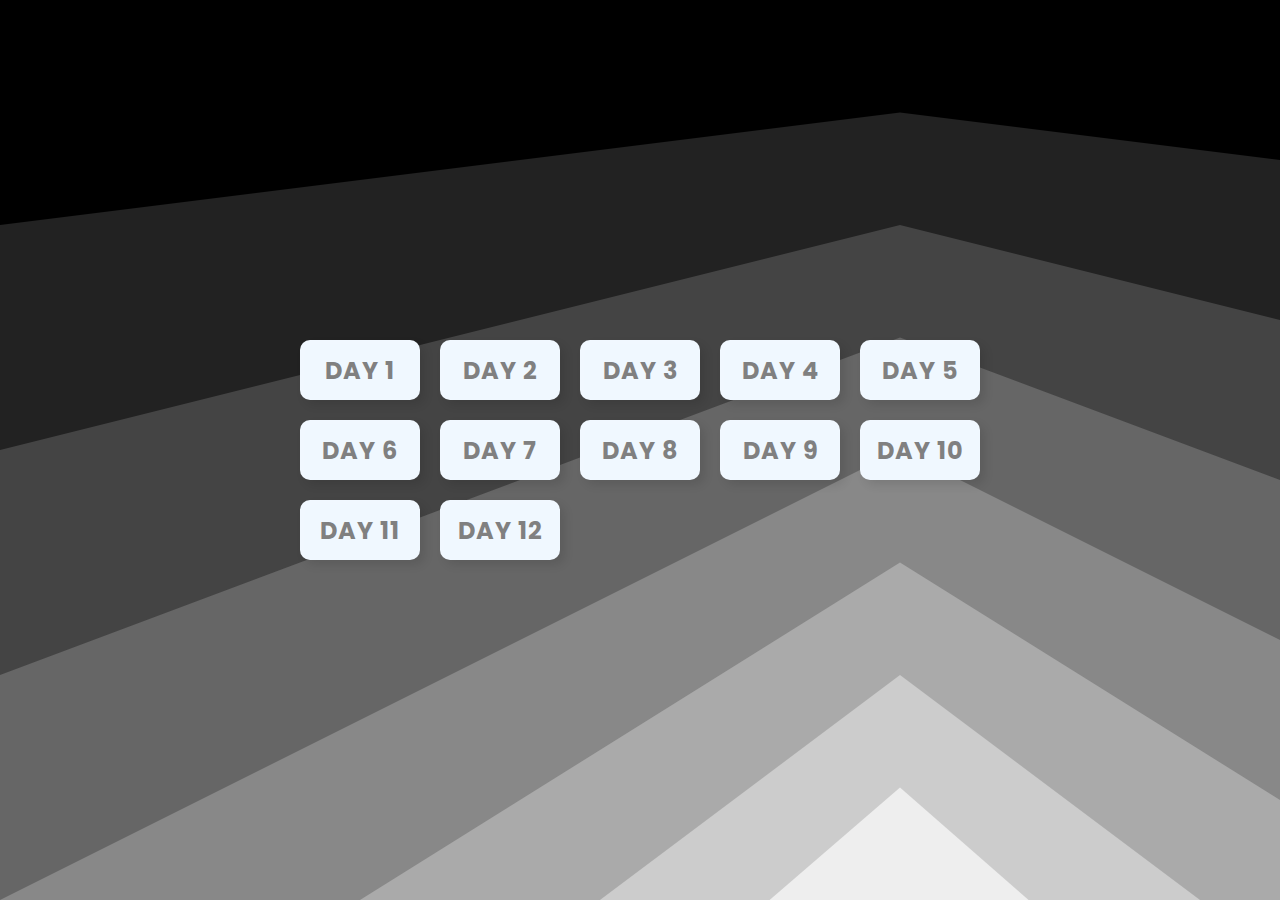
<file: index.html>
<!DOCTYPE html>
<html lang="en">
<head>
    <meta charset="UTF-8">
    <meta http-equiv="X-UA-Compatible" content="IE=edge">
    <meta name="viewport" content="width=device-width, initial-scale=1.0">

    <!-- Poppins Font -->
    <link rel="preconnect" href="https://fonts.gstatic.com">
    <link href="https://fonts.googleapis.com/css2?family=Poppins:wght@200;400&display=swap" rel="stylesheet">

    <!-- Font Awesome Icons -->
    <link rel="stylesheet" href="https://stackpath.bootstrapcdn.com/font-awesome/4.7.0/css/font-awesome.min.css" 
    integrity="sha384-wvfXpqpZZVQGK6TAh5PVlGOfQNHSoD2xbE+QkPxCAFlNEevoEH3Sl0sibVcOQVnN" 
    crossorigin="anonymous">

    <link rel="icon" href="/favicon.ico">
    <!-- <link rel="shortcut icon" href="favicon.ico" type="image/x-icon"> -->
    <title>Assignment Navigation</title>
    <style>
        *{
    padding: 0;
    margin: 0;
    box-sizing: border-box;
}


body{
    font-family: 'Poppins', sans-serif;
    background-color: #000000;
    background-image: url("data:image/svg+xml,%3Csvg xmlns='http://www.w3.org/2000/svg' width='100%25' height='100%25' viewBox='0 0 1600 800'%3E%3Cg %3E%3Cpolygon fill='%23222222' points='800 100 0 200 0 800 1600 800 1600 200'/%3E%3Cpolygon fill='%23444444' points='800 200 0 400 0 800 1600 800 1600 400'/%3E%3Cpolygon fill='%23666666' points='800 300 0 600 0 800 1600 800 1600 600'/%3E%3Cpolygon fill='%23888888' points='1600 800 800 400 0 800'/%3E%3Cpolygon fill='%23aaaaaa' points='1280 800 800 500 320 800'/%3E%3Cpolygon fill='%23cccccc' points='533.3 800 1066.7 800 800 600'/%3E%3Cpolygon fill='%23EEE' points='684.1 800 914.3 800 800 700'/%3E%3C/g%3E%3C/svg%3E");
    background-attachment: fixed;
    background-size: cover;
    display: flex;
    justify-content: center;
    align-items: center;
    height: 100vh;
}

.content{
    display: grid;
    grid-template-columns: 1fr 1fr 1fr 1fr 1fr;
}

.card{
    height: 60px;
    width: 120px;
    background: aliceblue;
    display: flex;
    justify-content: center;
    align-items: center;
    border-radius: 10px;
    box-shadow: 5px 5px 10px rgba(0,0,0,0.1), 5px 5px 10px rgba(255,255,255,0.1) inset;
    margin: 10px;
    user-select: none;
}

.card a{
    text-decoration: none;
    font-weight: bold;
    letter-spacing: 1px;
    font-size: 1.5rem;
    color: grey; 
    cursor: pointer;
}

@media(max-width: 640px) {
    .content{
        display: grid;
        grid-template-columns: 1fr 1fr;
    }
}
    </style>
</head>
<body>
    <section class="content">
        <div class="card">
            <a href="./Day 1/">DAY 1</a>
        </div>
        <div class="card">
            <a href="./Day 2/">DAY 2</a>
        </div>
        <div class="card">
            <a href="./Day 3/">DAY 3</a>
        </div>
        <div class="card">
            <a href="./Day 4/">DAY 4</a>
        </div>
        <div class="card">
            <a href="./Day 5/">DAY 5</a>
        </div>
        <div class="card">
            <a href="./Day 6/README.md">DAY 6</a>
        </div>
        <div class="card">
            <a href="./Day 7/README.md">DAY 7</a>
        </div>
        <div class="card">
            <a href="Day 8/">DAY 8</a>
        </div>
        <div class="card">
            <a href="Day 9/">DAY 9</a>
        </div>
        <div class="card">
            <a href="Day 10/">DAY 10</a>
        </div>
        <div class="card">
            <a href="Day 11/">DAY 11</a>
        </div>
        <div class="card">
            <a href="Day 12/">DAY 12</a>
        </div>
    </section>

    <!-- <script src="app.js" "></script> -->
</body>
</html>
</file>
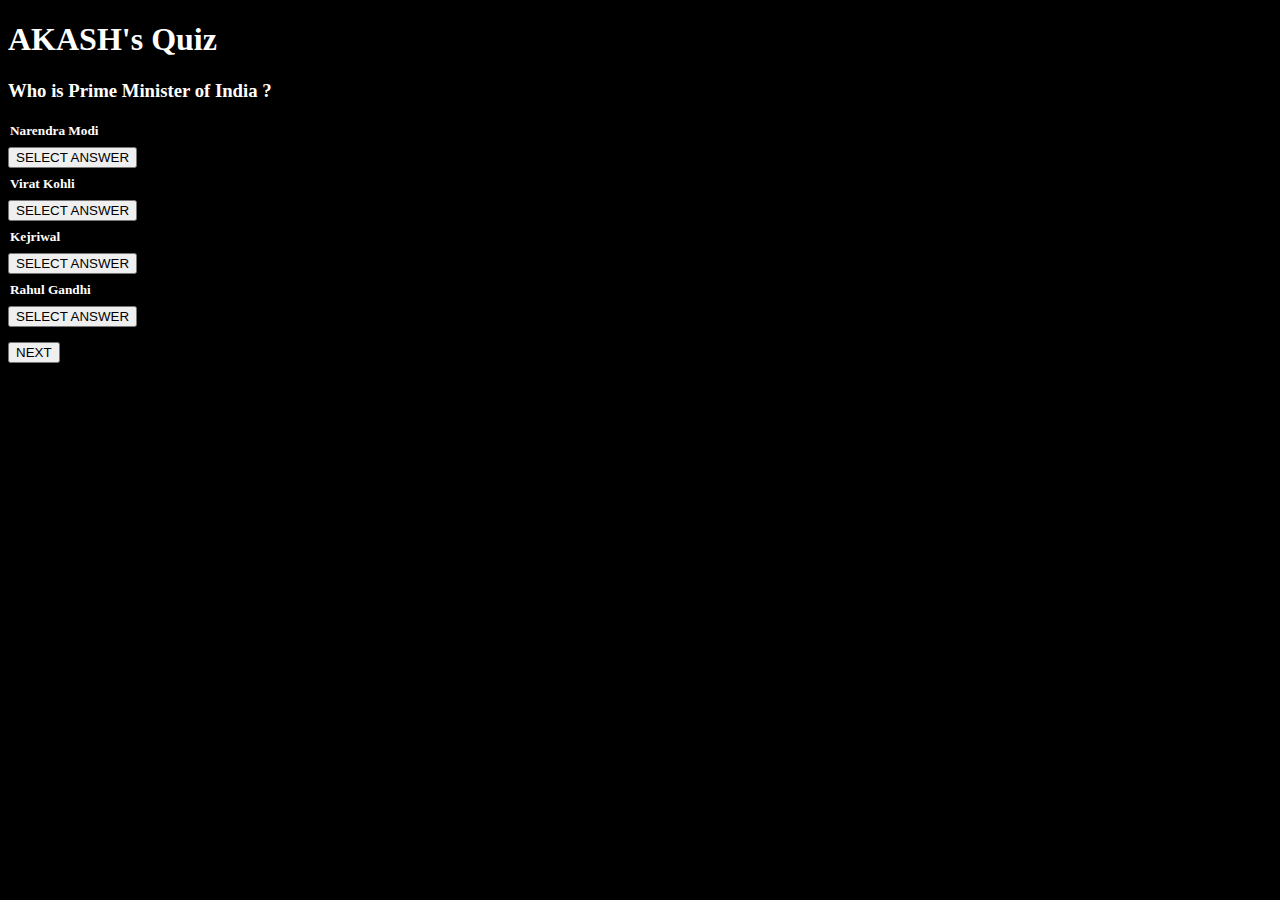
<file: Day 11/index.html>
<!DOCTYPE html>
<html lang="en">
<head>
    <meta charset="UTF-8">
    <meta http-equiv="X-UA-Compatible" content="IE=edge">
    <meta name="viewport" content="width=device-width, initial-scale=1.0">
    <title>Quiz</title>
    <style>
        body{
            background-color: black;
            color:white;
        }
        h5{
            padding: 2px;
            margin-top: 6px;
            margin-bottom: 6px;
        }
        .next{
            margin-top: 15px;
        }
    </style>
</head>
<body>
    <div class="main">
        <h1>AKASH's Quiz</h1>
        <h3 class="Question"></h3>
        <h5 class="option1"></h5>
        <button class="Select" onclick="Select1()" id="Select1" >SELECT ANSWER</button>
        <h5 class="option2"></h5>
        <button class="Select" onclick="Select2()" id="Select2" >SELECT ANSWER</button>
        <h5 class="option3"></h5>
        <button class="Select" onclick="Select3()" id="Select3" >SELECT ANSWER</button>
        <h5 class="option4"></h5>
        <button class="Select" onclick="Select4()" id="Select4" >SELECT ANSWER</button>
    </div>
    <button onclick="fnext()" class="next">NEXT</button>
    <script src="index.js"></script>
</body>
</html>
</file>
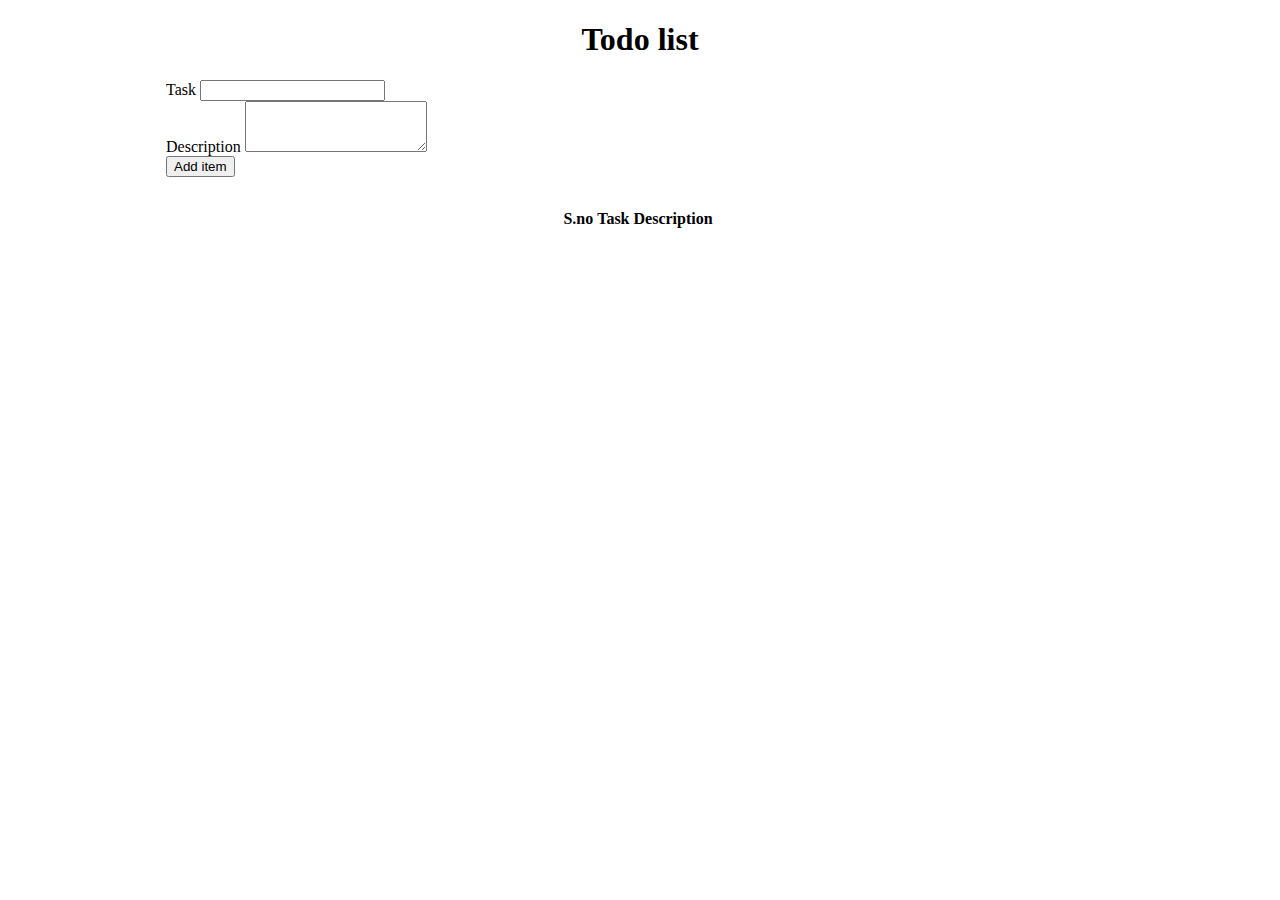
<file: Day 12/index.html>
<!doctype html>
<html lang="en">
  <head>
    <meta charset="utf-8">
    <meta name="viewport" content="width=device-width, initial-scale=1, shrink-to-fit=no">

    <link rel="stylesheet" href="https://cdn.jsdelivr.net/npm/bootstrap@4.5.3/dist/css/bootstrap.min.css" integrity="sha384-TX8t27EcRE3e/ihU7zmQxVncDAy5uIKz4rEkgIXeMed4M0jlfIDPvg6uqKI2xXr2" crossorigin="anonymous">
    <link rel="stylesheet" href="style.css">
    <title>Todo list </title>
  </head>
  <body>
    
      <div class="heading">
          <h1>Todo list</h1>
      </div>
      <div class="form">
        <div class="form-group">
          <label for="title">Task</label>
          <input type="text" class="form-control" id="title" aria-describedby="emailHelp">
        </div>
        <div class="form-group">
            <label for="description">Description</label>
            <textarea class="form-control" id="description" rows="3"></textarea>
          </div>
        <button type="submit" class="btn btn-primary" id="additem">Add item</button>
        </div>

      <table class="table">
        <thead>
          <tr>
            <th scope="col">S.no</th>
            <th scope="col">Task</th>
            <th scope="col">Description</th>
            <th scope="col"></th>
          </tr>
        </thead>
        <tbody id="tableBody">
        </tbody>
      </table>

    <script src="java.js"></script>

  </body>
</html>
</file>
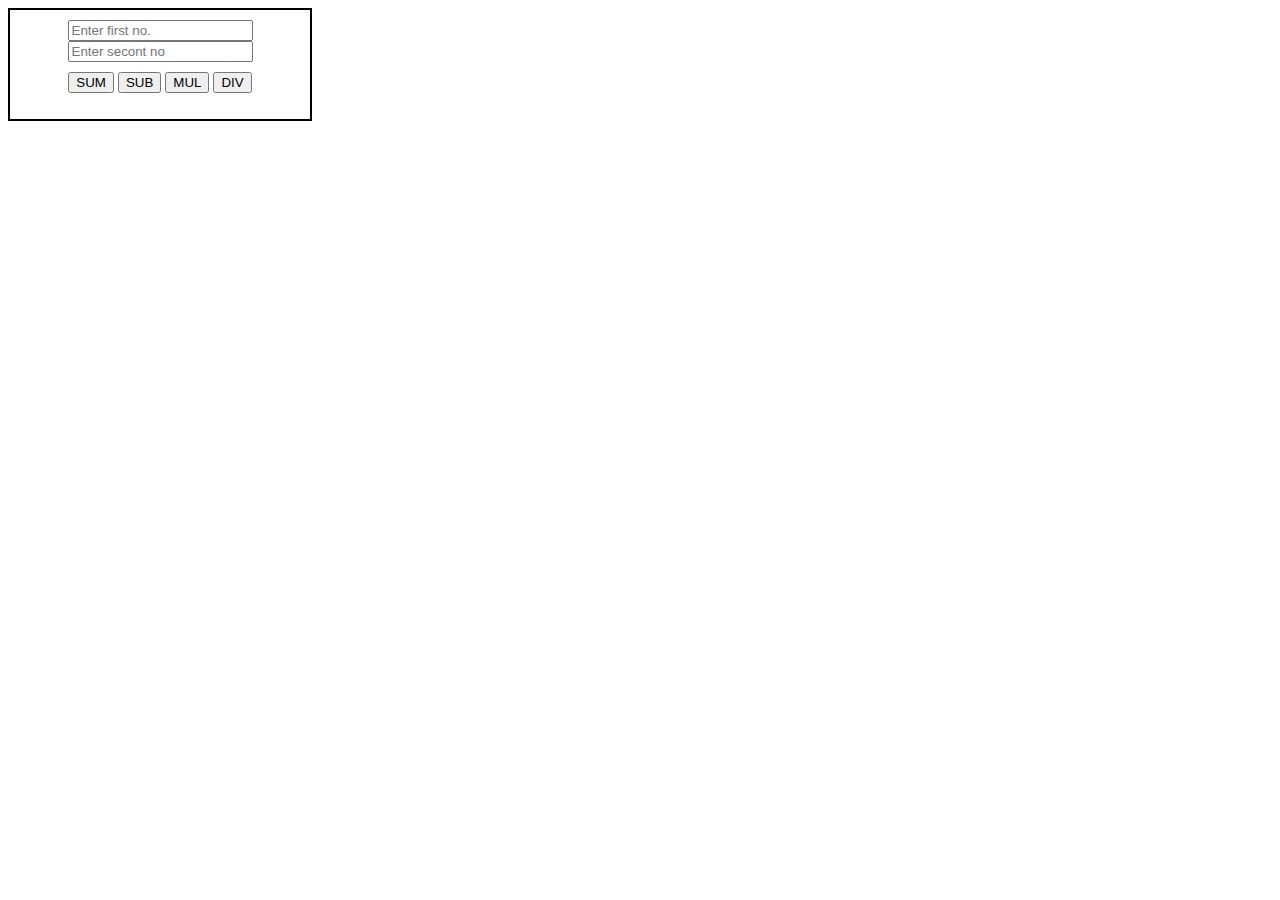
<file: Day 5/index.html>
<!DOCTYPE html>
<html lang="en">
<head>
    <meta charset="UTF-8">
    <meta http-equiv="X-UA-Compatible" content="IE=edge">
    <meta name="viewport" content="width=device-width, initial-scale=1.0">
    <title>Calci</title>
</head>
<script>
        window.onload = ()=>
        {
            let btn = document.getElementById("btn");
            btn.addEventListener('click',calc);
            function calc(e)
            {
                let a = document.getElementById("a").value;
                let b = document.getElementById("b").value;
                let z = 0;
                if(e.target.id=="sum")
                z=parseInt(a)+parseInt(b); 
                else if(e.target.id=="sub")
                z=a-b;
                else if(e.target.id=="mul")
                z=a*b;
                else if(e.target.id=="div")
                z = a/b;
                document.getElementById("ans").innerHTML = "Value is " + String(z);
            }

        }
</script>
<style>
    
    body{
        border: 2px solid black;
        width: 300px;    }
    .main{
        display: inline;
        width: 300px;
        padding: auto;
        text-align: center;
        
    }
    .a{
        display: block;
        
        margin: auto;
        margin-top: 10px;
        
    }
    .b{
        display: block;
        margin: 10px;
        margin: auto;
    }
    #btn{
        padding: 10px;
    }
</style>
<body>
    <div class="main">
        <input type="number" class="a" id="a" placeholder="Enter first no.">
        <input type="number" class="b" id="b" placeholder="Enter secont no">
        <div id="btn">
        <button id="sum">SUM</button>
        <button id="sub">SUB</button>
        <button id="mul">MUL</button>
        <button id="div">DIV</button>
        </div>
        <p id="ans"></p>
    </div>
</body>
</html>
</file>
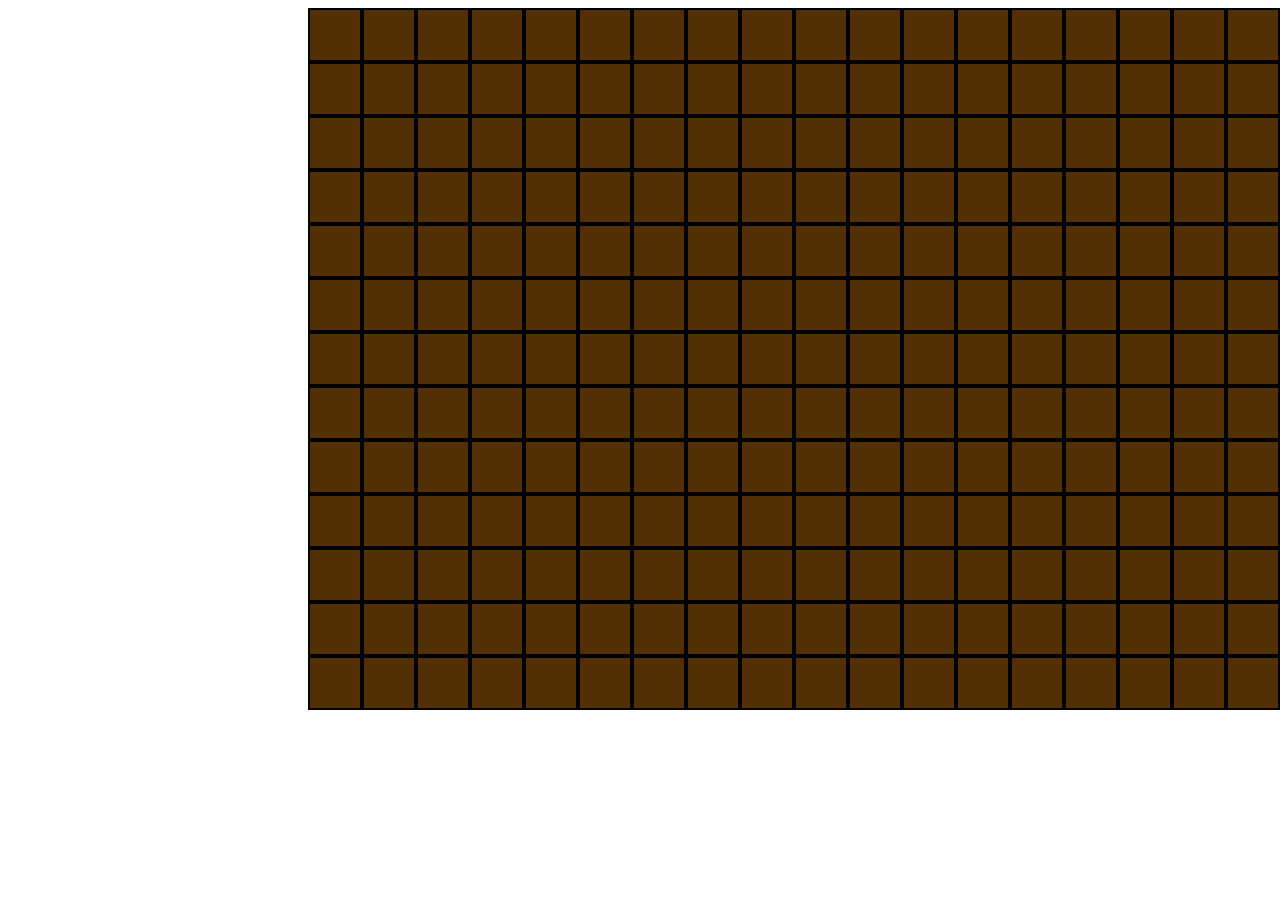
<file: Day 8/index.html>
<!DOCTYPE html>
<html lang="en">
<head>
    <meta charset="UTF-8">
    <meta http-equiv="X-UA-Compatible" content="IE=edge">
    <meta name="viewport" content="width=device-width, initial-scale=1.0">
    <title>Game</title>
</head>
<style>
    .main{
        align-content: center;
        margin-left: 300px;
        display: grid;
        width: 30px;
        align-items: center;
        grid-template-columns: repeat(18,auto);
        grid-template-rows: repeat(18,auto);
    }
    .unclicked{
        margin: 0;
        height: 50px;
        width: 50px;
        background-color: rgb(83, 47, 5);
        border: 2px solid rgb(0, 0, 0);
    }
    .clicked{
        margin: 0;
        height: 50px;
        width: 50px;
        background-color: rgb(149, 151, 19);
        border: 2px solid rgb(0, 0, 0);
    }

</style>
<body>
<div class="main">
    
    <div class="unclicked"></div>
    <div class="unclicked"></div>
    <div class="unclicked"></div>
    <div class="unclicked"></div>
    <div class="unclicked"></div>
    <div class="unclicked"></div>
    <div class="unclicked"></div>
    <div class="unclicked"></div>
    <div class="unclicked"></div>
    <div class="unclicked"></div>
    <div class="unclicked"></div>
    <div class="unclicked"></div>
    <div class="unclicked"></div>
    <div class="unclicked"></div>
    <div class="unclicked"></div>
    <div class="unclicked"></div>
    <div class="unclicked"></div>
    <div class="unclicked"></div>
    <div class="unclicked"></div>
    <div class="unclicked"></div>
    <div class="unclicked"></div>
    <div class="unclicked"></div>
    <div class="unclicked"></div>
    <div class="unclicked"></div>
    <div class="unclicked"></div>
    <div class="unclicked"></div>
    <div class="unclicked"></div>
    <div class="unclicked"></div>
    <div class="unclicked"></div>
    <div class="unclicked"></div>
    <div class="unclicked"></div>
    <div class="unclicked"></div>
    <div class="unclicked"></div>
    <div class="unclicked"></div>
    <div class="unclicked"></div>
    <div class="unclicked"></div>
    <div class="unclicked"></div>
    <div class="unclicked"></div>
    <div class="unclicked"></div>
    <div class="unclicked"></div>
    <div class="unclicked"></div>
    <div class="unclicked"></div>
    <div class="unclicked"></div>
    <div class="unclicked"></div>
    <div class="unclicked"></div>
    <div class="unclicked"></div>
    <div class="unclicked"></div>
    <div class="unclicked"></div>
    <div class="unclicked"></div>
    <div class="unclicked"></div>
    <div class="unclicked"></div>
    <div class="unclicked"></div>
    <div class="unclicked"></div>
    <div class="unclicked"></div>
    <div class="unclicked"></div>
    <div class="unclicked"></div>
    <div class="unclicked"></div>
    <div class="unclicked"></div>
    <div class="unclicked"></div>
    <div class="unclicked"></div>
    <div class="unclicked"></div><div class="unclicked"></div><div class="unclicked"></div><div class="unclicked"></div><div class="unclicked"></div><div class="unclicked"></div><div class="unclicked"></div><div class="unclicked"></div><div class="unclicked"></div><div class="unclicked"></div><div class="unclicked"></div><div class="unclicked"></div><div class="unclicked"></div><div class="unclicked"></div><div class="unclicked"></div><div class="unclicked"></div><div class="unclicked"></div><div class="unclicked"></div><div class="unclicked"></div><div class="unclicked"></div><div class="unclicked"></div><div class="unclicked"></div><div class="unclicked"></div><div class="unclicked"></div><div class="unclicked"></div><div class="unclicked"></div><div class="unclicked"></div><div class="unclicked"></div><div class="unclicked"></div><div class="unclicked"></div><div class="unclicked"></div><div class="unclicked"></div><div class="unclicked"></div><div class="unclicked"></div><div class="unclicked"></div><div class="unclicked"></div><div class="unclicked"></div><div class="unclicked"></div><div class="unclicked"></div><div class="unclicked"></div><div class="unclicked"></div><div class="unclicked"></div><div class="unclicked"></div><div class="unclicked"></div><div class="unclicked"></div><div class="unclicked"></div><div class="unclicked"></div><div class="unclicked"></div><div class="unclicked"></div><div class="unclicked"></div><div class="unclicked"></div><div class="unclicked"></div><div class="unclicked"></div><div class="unclicked"></div><div class="unclicked"></div><div class="unclicked"></div><div class="unclicked"></div><div class="unclicked"></div><div class="unclicked"></div><div class="unclicked"></div><div class="unclicked"></div><div class="unclicked"></div><div class="unclicked"></div><div class="unclicked"></div><div class="unclicked"></div><div class="unclicked"></div><div class="unclicked"></div><div class="unclicked"></div><div class="unclicked"></div><div class="unclicked"></div><div class="unclicked"></div><div class="unclicked"></div><div class="unclicked"></div><div class="unclicked"></div><div class="unclicked"></div><div class="unclicked"></div><div class="unclicked"></div><div class="unclicked"></div><div class="unclicked"></div><div class="unclicked"></div><div class="unclicked"></div><div class="unclicked"></div><div class="unclicked"></div><div class="unclicked"></div><div class="unclicked"></div><div class="unclicked"></div><div class="unclicked"></div><div class="unclicked"></div><div class="unclicked"></div><div class="unclicked"></div><div class="unclicked"></div><div class="unclicked"></div><div class="unclicked"></div><div class="unclicked"></div><div class="unclicked"></div><div class="unclicked"></div><div class="unclicked"></div><div class="unclicked"></div><div class="unclicked"></div><div class="unclicked"></div><div class="unclicked"></div><div class="unclicked"></div><div class="unclicked"></div><div class="unclicked"></div><div class="unclicked"></div><div class="unclicked"></div><div class="unclicked"></div><div class="unclicked"></div><div class="unclicked"></div><div class="unclicked"></div><div class="unclicked"></div><div class="unclicked"></div><div class="unclicked"></div><div class="unclicked"></div><div class="unclicked"></div><div class="unclicked"></div><div class="unclicked"></div><div class="unclicked"></div><div class="unclicked"></div><div class="unclicked"></div><div class="unclicked"></div><div class="unclicked"></div><div class="unclicked"></div><div class="unclicked"></div><div class="unclicked"></div><div class="unclicked"></div><div class="unclicked"></div><div class="unclicked"></div><div class="unclicked"></div><div class="unclicked"></div><div class="unclicked"></div><div class="unclicked"></div><div class="unclicked"></div><div class="unclicked"></div><div class="unclicked"></div><div class="unclicked"></div><div class="unclicked"></div><div class="unclicked"></div><div class="unclicked"></div><div class="unclicked"></div><div class="unclicked"></div><div class="unclicked"></div><div class="unclicked"></div><div class="unclicked"></div><div class="unclicked"></div><div class="unclicked"></div><div class="unclicked"></div><div class="unclicked"></div><div class="unclicked"></div><div class="unclicked"></div><div class="unclicked"></div><div class="unclicked"></div><div class="unclicked"></div><div class="unclicked"></div><div class="unclicked"></div><div class="unclicked"></div><div class="unclicked"></div><div class="unclicked"></div><div class="unclicked"></div><div class="unclicked"></div><div class="unclicked"></div><div class="unclicked"></div><div class="unclicked"></div><div class="unclicked"></div><div class="unclicked"></div><div class="unclicked"></div><div class="unclicked"></div><div class="unclicked"></div><div class="unclicked"></div><div class="unclicked"></div><div class="unclicked"></div><div class="unclicked"></div><div class="unclicked"></div><div class="unclicked"></div>
</div>  <script src="index.js"></script>  
</body>
</html>
</file>
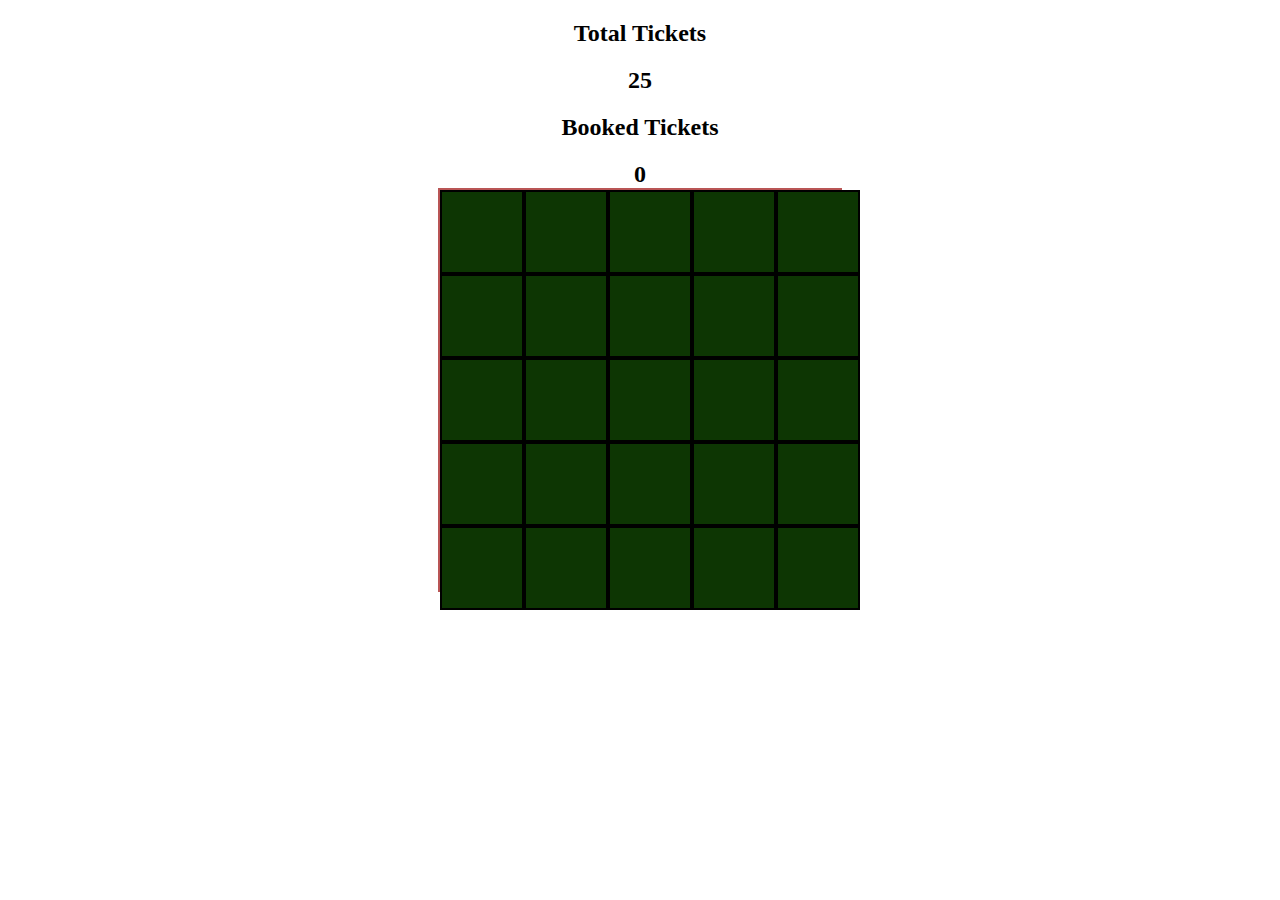
<file: Day 9/index.html>
<!DOCTYPE html>
<html lang="en">
<head>
    <meta charset="UTF-8">
    <meta http-equiv="X-UA-Compatible" content="IE=edge">
    <meta name="viewport" content="width=device-width, initial-scale=1.0">
    <title>Booking Movie Tickets</title>
    <style>
        .header{
            text-align: center;
        }
        .total{
            display: inline;
        }
        .booked{
            display: inline;
        }
        .main{
            width: 400px;
            height: 400px;
            margin: auto;
            display: grid;
            grid-template-columns: repeat(5,auto);
            grid-template-rows: repeat(5,auto);
            border: 2px solid rgb(185, 85, 85);
        }
        .un{
            margin: 0;
            margin-bottom: 0;
            height: 80px;
            width: 80px;
            background-color: rgb(13, 54, 3);
            border: 2px solid rgb(0, 0, 0);
    
        }

        .cl{
            margin: 0;
            height: 80px;
            width: 80px;
            background-color: rgb(92, 245, 72);
            border: 2px solid rgb(0, 0, 0);
    
        }

    </style>
</head>
<body>
   
    <div class="header">
        <div class="avail">
            <h2>Total Tickets</h2>
            <h2 class="total" id="total"></h2>     
        </div>
        <div class="book">
            <h2 >Booked Tickets</h2>
            <h2 class="booked" id="booked"></h2>
        </div>

    </div>
    <div class="main">
        <div class="un">

        </div>
        <div class="un">
            
        </div><div class="un">
            
        </div><div class="un">
            
        </div><div class="un">
            
        </div><div class="un">
            
        </div><div class="un">
            
        </div><div class="un">
            
        </div><div class="un">
            
        </div><div class="un">
            
        </div><div class="un">
            
        </div><div class="un">
            
        </div><div class="un">
            
        </div><div class="un">
            
        </div><div class="un">
            
        </div><div class="un">
            
        </div><div class="un">
            
        </div><div class="un">
            
        </div><div class="un">
            
        </div><div class="un">
            
        </div><div class="un">
            
        </div><div class="un">
            
        </div><div class="un">
            
        </div><div class="un">
            
        </div><div class="un">
            
        </div>
    </div>
    <script src="1.js"></script>
</body>
</html>
</file>
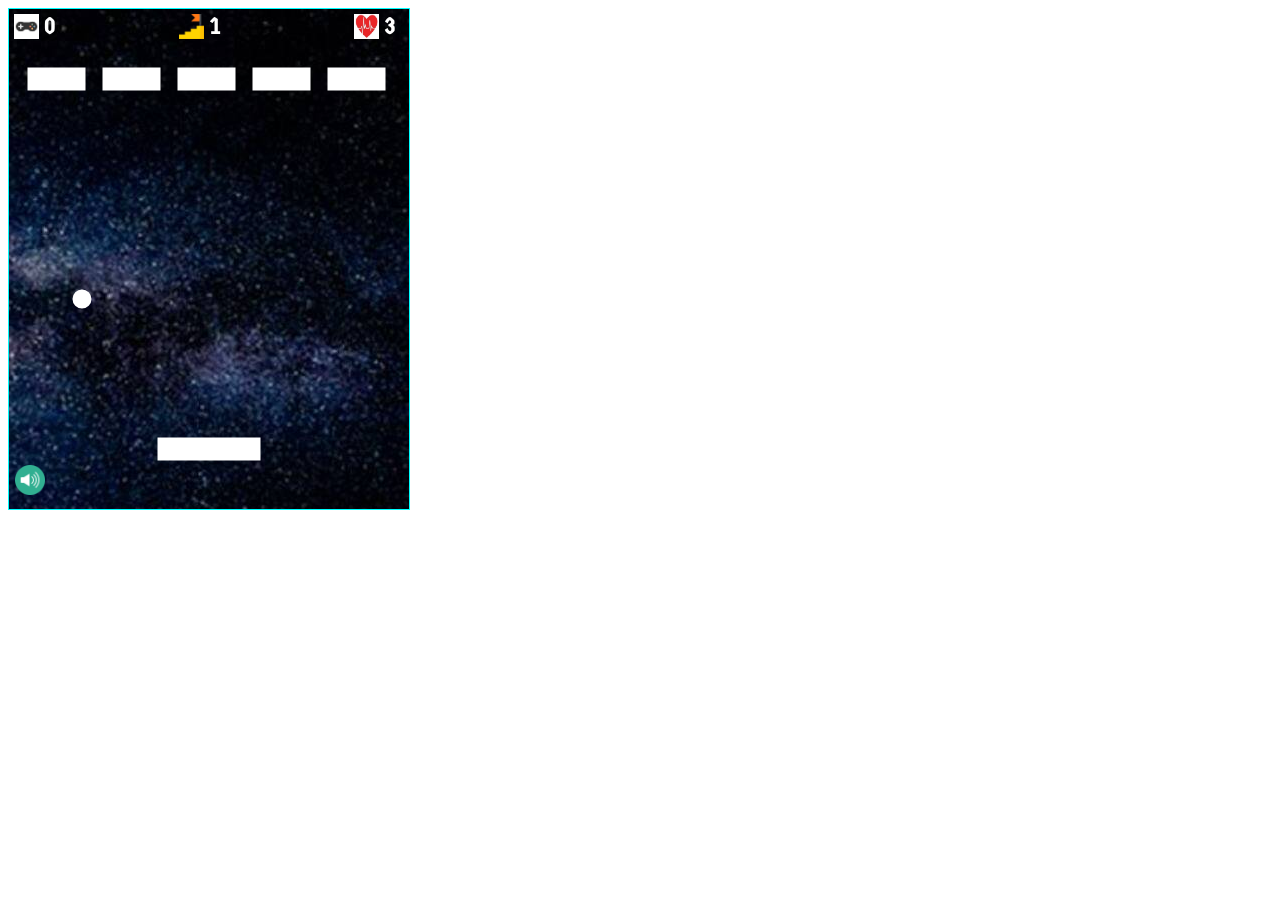
<file: Hackathon1/index.html>
<!DOCTYPE html>
<html lang="en">
<head>
    <meta charset="UTF-8">
    <title>Brick Game</title>
    <link rel="stylesheet" href="http://fonts.googleapis.com/css?family=Germania+One">
    
    <style>
        *{
            font-family: "Germania One";
        }
        #sound{
            width: 30px;
            height : 30px;
            cursor: pointer;
            position: absolute;
            top : 465px;
            left : 15px;
        }
        #gameover{
            position: absolute;
            width : 400px;
            height: 500px;
            background: rgba(0,0,0,0.5);
            display: none;
        }
        #youwon{
            width: 100px;
            position: absolute;
            top : 200px;
            left : 150px;
            display: none;
        }
        #youlose{
            width:400px;
            position: absolute;
            top: 100px;
            left : 0px;
            display: none;
        }
        #restart{
            position: absolute;
            top: 310px;
            left : 155px;
            cursor: pointer;
            font-size: 1.25em;
            color : #FFF;
        }
    </style>
</head>
<body>
    <div class="sound">
        <img src="img/SOUND_ON.png" alt="" id="sound">
    </div>
    
    <div id="gameover">
        <img src="img/youwon2.jpg" alt="" id="youwon">
        <img src="img/gameover2.jpg" alt="" id="youlose">
        <div id="restart">Play Again!</div>
    </div>
   
    <canvas id="breakout" width="400" height="500"></canvas>
    
    <script src="components.js"></script>
    <script src="game.js"></script>
</body>
</html>
</file>
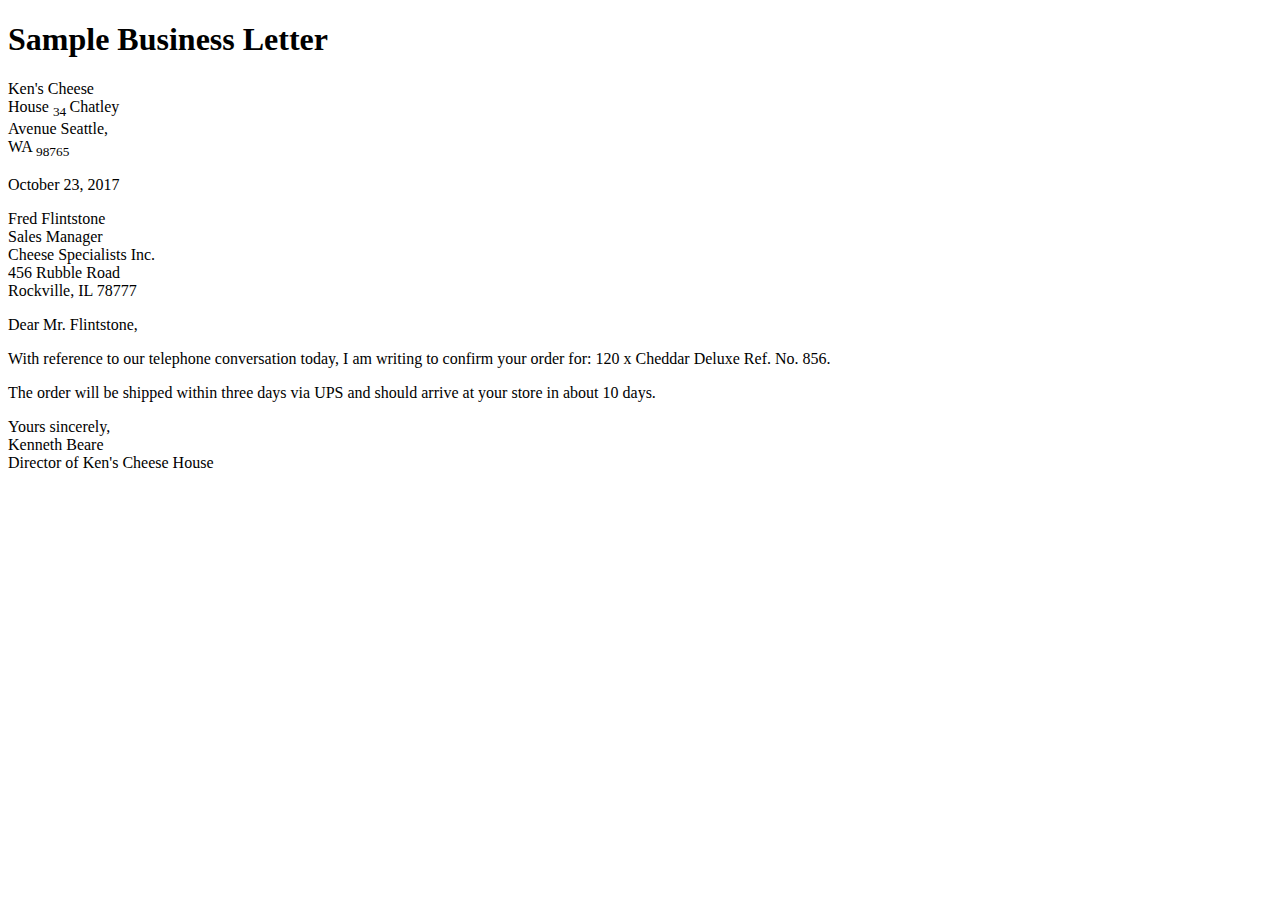
<file: Day 2/2.html>
<!DOCTYPE html>
<html lang="en">
<head>
    <meta charset="UTF-8">
    <meta http-equiv="X-UA-Compatible" content="IE=edge">
    <meta name="viewport" content="width=device-width, initial-scale=1.0">
    <title>Sample business letter</title>
</head>
<style>
    .from{
        width: 10%;
    }
    .under
    {
        text-decoration: underline;
        text-decoration: solid;
    }
</style>
<body>
    <h1>
        Sample Business Letter
    </h1>
    <div class="from">
        <p>Ken's Cheese House <sub> 34 </sub>Chatley Avenue

            Seattle, WA <sub> 98765</sub></p>
    </div>
    <div class="date">
        <p>October 23, 2017
        </p>
    </div>
    <div class="to">
        <p>Fred Flintstone
<br>
        Sales Manager
<br>
Cheese Specialists Inc.
<br>
456 Rubble Road
<br>
Rockville, IL 78777
</p>
    </div>
    <p>Dear Mr. Flintstone,</p>
    <div class="content">
       <p> With reference to our <span class="under"></span> telephone conversation today, I am writing to confirm your order for: 120 x Cheddar Deluxe Ref. No. 856.</p>
<p>
The order will be shipped within three days via UPS and should arrive at your store in about 10 days.
</p>
    </div>
    
    <div class="end">
     <p> Yours sincerely,
<br>           Kenneth Beare
    <br>
Director of Ken's Cheese House</p>
    </div>
</body>

</html>
</file>
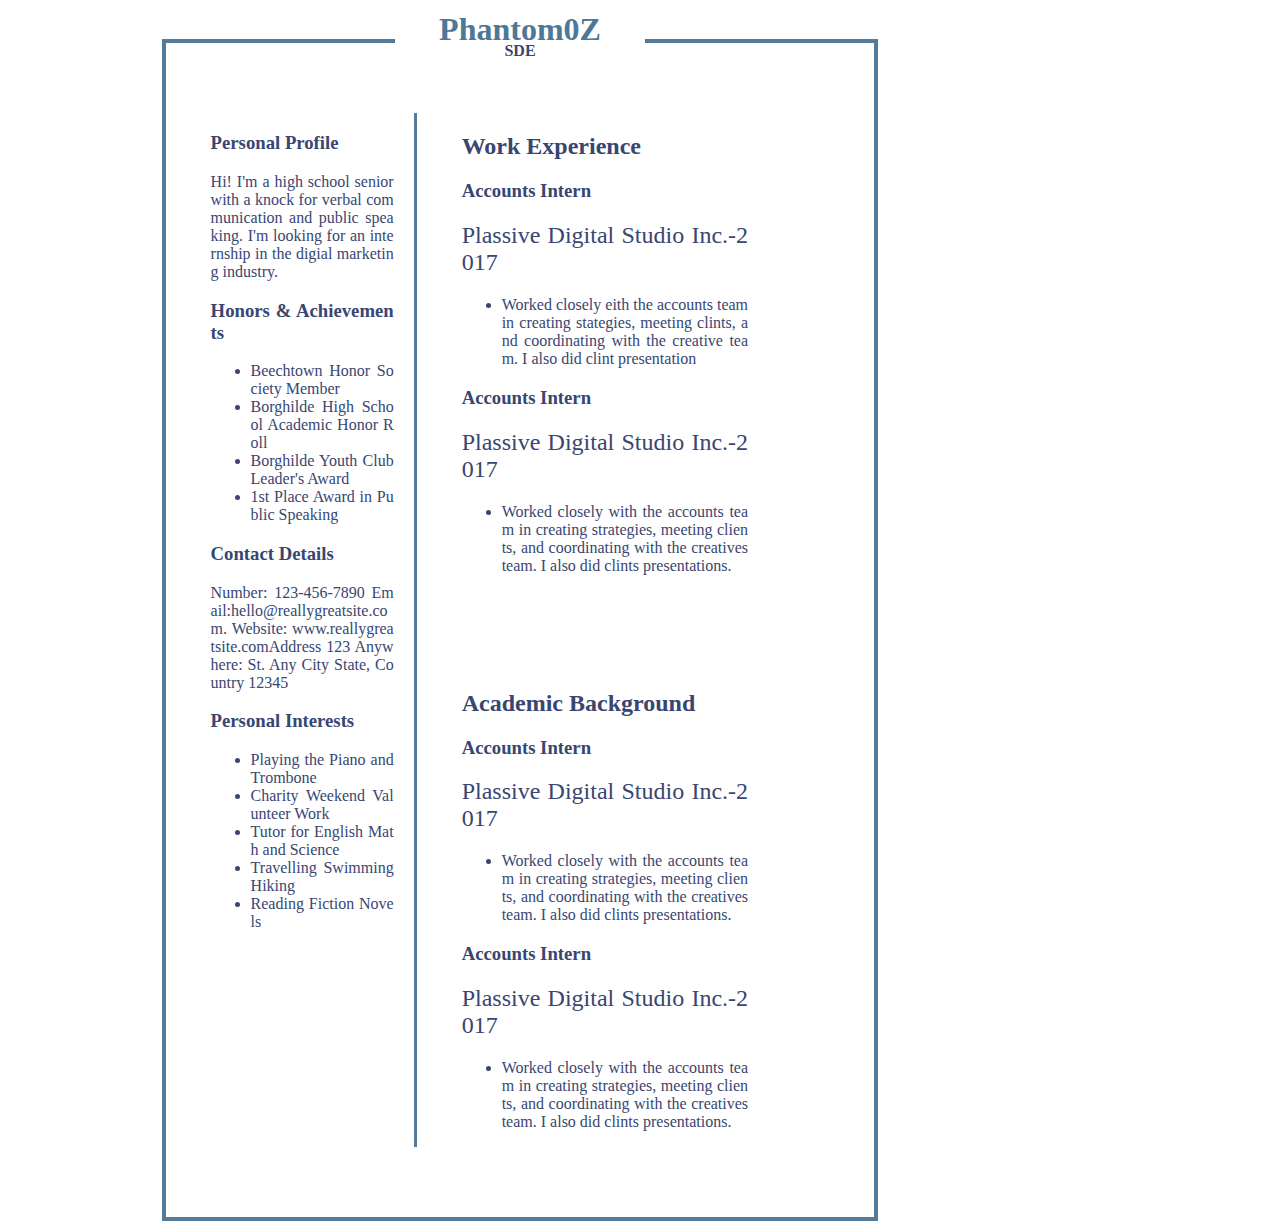
<file: Day 3/3.html>
<!DOCTYPE html>
<html lang="en">
<head>
    <meta charset="UTF-8">
    <meta http-equiv="X-UA-Compatible" content="IE=edge">
    <meta name="viewport" content="width=device-width, initial-scale=1.0">
    <title>Document</title>
</head>
<style>
    body{
    width: 80vw;
    height: 100vh;
    display:flex;
    justify-content: center;
    align-items: center;
    flex-wrap: wrap;
    color: #384671;
    text-align: center;
        }
    *{
    position: relative;
    box-sizing: border-box;
    }
.container{
    width: 70%;
    
}
.mdiv{
    border: 4px solid #547c9a;
    z-index: -1;
    margin-top: -40px;
    padding: 70px 0px;
    display: flex;
    text-align: justify;
    
}
.head{
    line-height: 0px;
    text-align: center;
    width: 250px;
    height: 50px;
    margin: auto;
    background-color: rgb(255, 255, 255);
    z-index: 10;    
}
.div1{
    width: 35%;
    padding: 0px 20px 0px 45px;
    overflow: auto;
    word-break: break-all;
}
.div2{
    width: 50%;
    border-left: 3px solid #547c9a;
    padding: 0px 20px 0px 45px;
    word-break: break-all;
    overflow: auto;
}
.subh2{
    font-weight: 5;
}
</style>
<body>
    <div class="container">
        <div class="head">
            <h1 class="heading" style="color: #4d7897;">
                Phantom0Z
            </h1>
            <h4 class="subheading">
                SDE
            </h4>
        </div>
        <div class="mdiv">
            <div class="div1">
                <div class="">
                    <h3>Personal Profile</h3>
                    <p> Hi! I'm a high school senior with a knock for verbal communication and public speaking. I'm looking for an internship in the digial marketing industry.</p>
                </div>
                <div class="">
                    <h3>Honors &amp; Achievements</h3>
                    <ul>
                        <li>Beechtown Honor Society Member</li>
                        <li>Borghilde High School Academic Honor Roll</li>
                        <li>Borghilde Youth Club Leader's  Award</li>
                        <li>1st Place Award in Public Speaking</li>
                    </ul>
                </div>
                <div class="">
                    <h3>Contact Details</h3>
                    <p>Number: 123-456-7890 Email:hello@reallygreatsite.com. Website: www.reallygreatsite.comAddress 123 Anywhere: St. Any City State, Country 12345</p>
                </div>
                <div class="">
                    <h3>Personal Interests</h3>
                    <ul>
                        <li>Playing the Piano and Trombone</li>
                        <li>Charity Weekend Valunteer Work</li>
                        <li>Tutor for English Math and Science</li>
                        <li>Travelling Swimming Hiking</li>
                        <li>Reading Fiction Novels</li>
                    </ul>
                </div>
            </div>
            <div class="div2">
                <div>
                    <h2>Work Experience</h2>
                    <div>
                        <h3>Accounts Intern</h3>
                        <h2 class="subh2">Plassive Digital Studio Inc.-2017</h2>
                        <ul><li>Worked closely eith the accounts team in creating stategies, meeting clints, and coordinating with the creative team. I also did clint presentation</li></ul>
                    </div>
                    <div>
                        <h3>Accounts Intern</h3>
                        <h2 class="subh2">Plassive Digital Studio Inc.-2017</h2>
                        <ul><li>Worked closely with the accounts team in creating strategies, meeting clients, and coordinating with the creatives team. I also did clints presentations.</li></ul>
                    </div>
                </div>
                <div style="margin-top: 115px;">
                    <h2>Academic Background</h2>
                    <div>
                        <h3>Accounts Intern</h3>
                        <h2 class="subh2">Plassive Digital Studio Inc.-2017</h2>
                        <ul><li>Worked closely with the accounts team in creating strategies, meeting clients, and coordinating with the creatives team. I also did clints presentations.</li></ul>
                    </div>
                    <div>
                        <h3>Accounts Intern</h3>
                        <h2 class="subh2">Plassive Digital Studio Inc.-2017</h2>
                        <ul><li>Worked closely with the accounts team in creating strategies, meeting clients, and coordinating with the creatives team. I also did clints presentations.</li></ul>
                    </div>
                </div>
            </div>
        </div>
    </div>
</body>
</html>
</file>
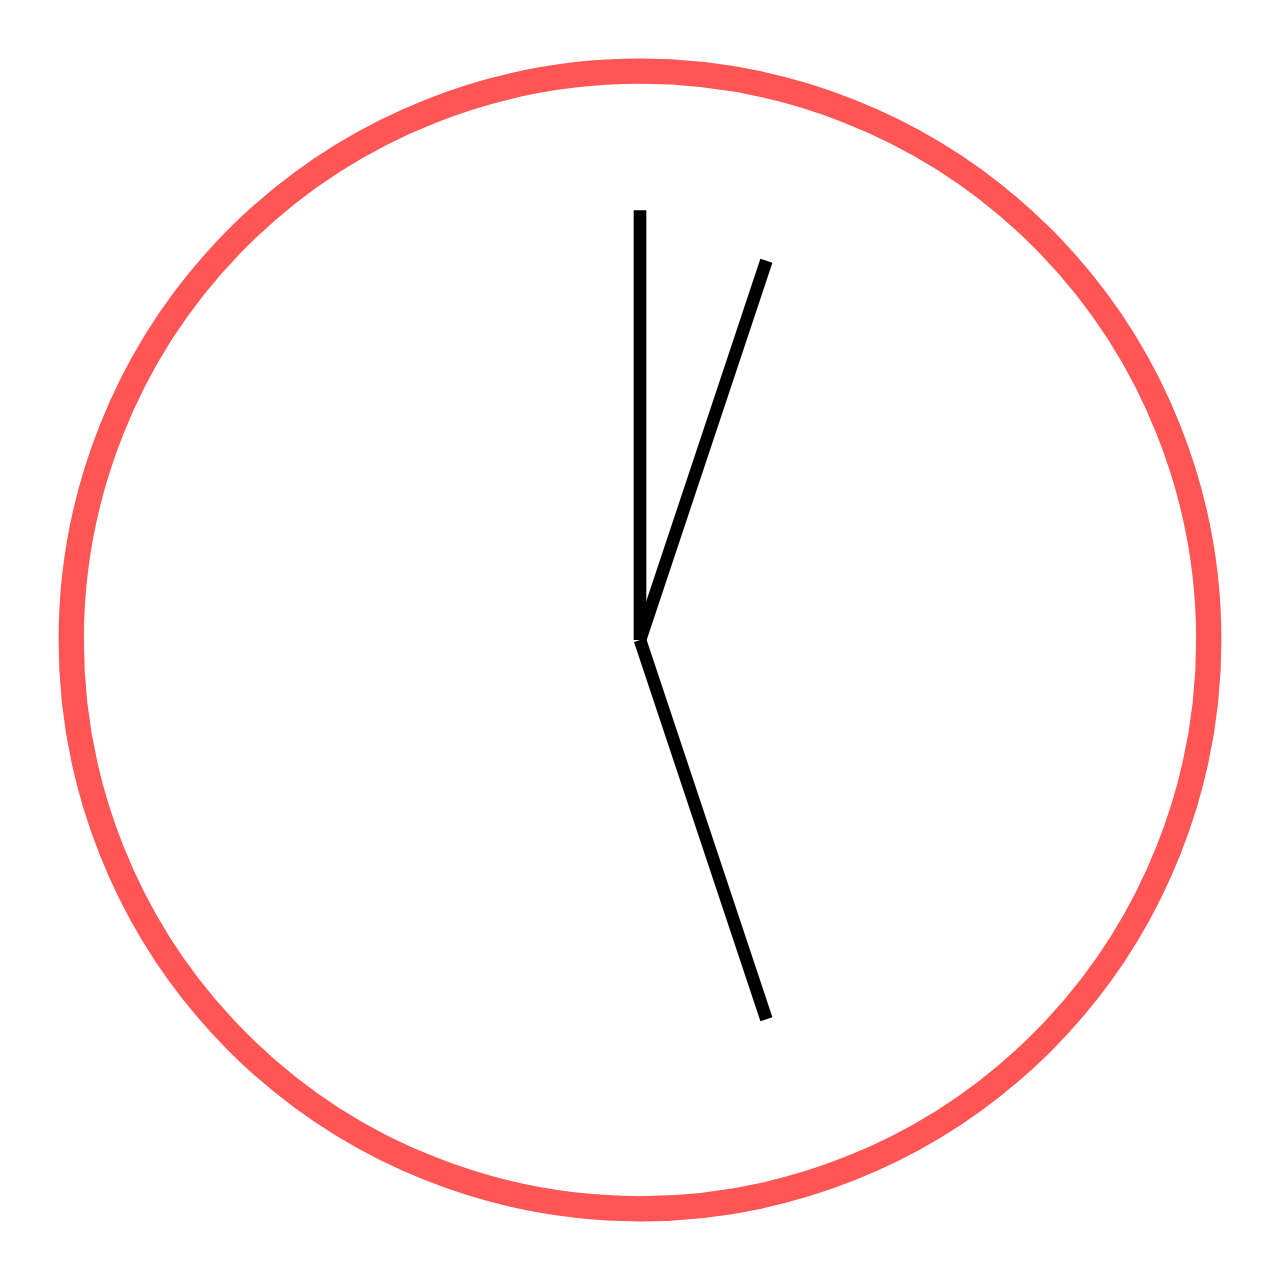
<file: Day 4/4..html>
<!DOCTYPE html>
<html lang="en">
<head>
    <meta charset="UTF-8">
    <meta http-equiv="X-UA-Compatible" content="IE=edge">
    <meta name="viewport" content="width=device-width, initial-scale=1.0">
    <title>Document</title>
</head>
<style>
    #face {
	stroke-width: 2px; stroke:#f55;
    fill: white;

}
#hour, #min, #sec {
	stroke-width: 1px; fill: rgb(0, 0, 0); stroke: rgb(0, 0, 0);
}

</style>
<body>
    <svg id="clock" viewBox="0 0 100 100">
        <circle id="face" cx="50" cy="50" r="45"/>
        <g id="hands">
            <line id="hour" x1="50" y1="50" x2="60" y2="80"  />
            <line id="min" x1="50" y1="50" x2="60" y2="20" />
            <line id="sec" x1="50" y1="50" x2="50" y2="16" />
        </g>
    </svg></body>
</html>
</file>
<file: Day 12/style.css>
.heading{
    text-align: center;
    margin-top: 10px;
}


.form{
    max-width: 75%;
    margin: auto;
}

.table{
    max-width: 75%;
    margin: 30px auto;
}

.logo img{
    height: 45px;
    width: 43px;
    margin-right: 30px;
}
</file>
